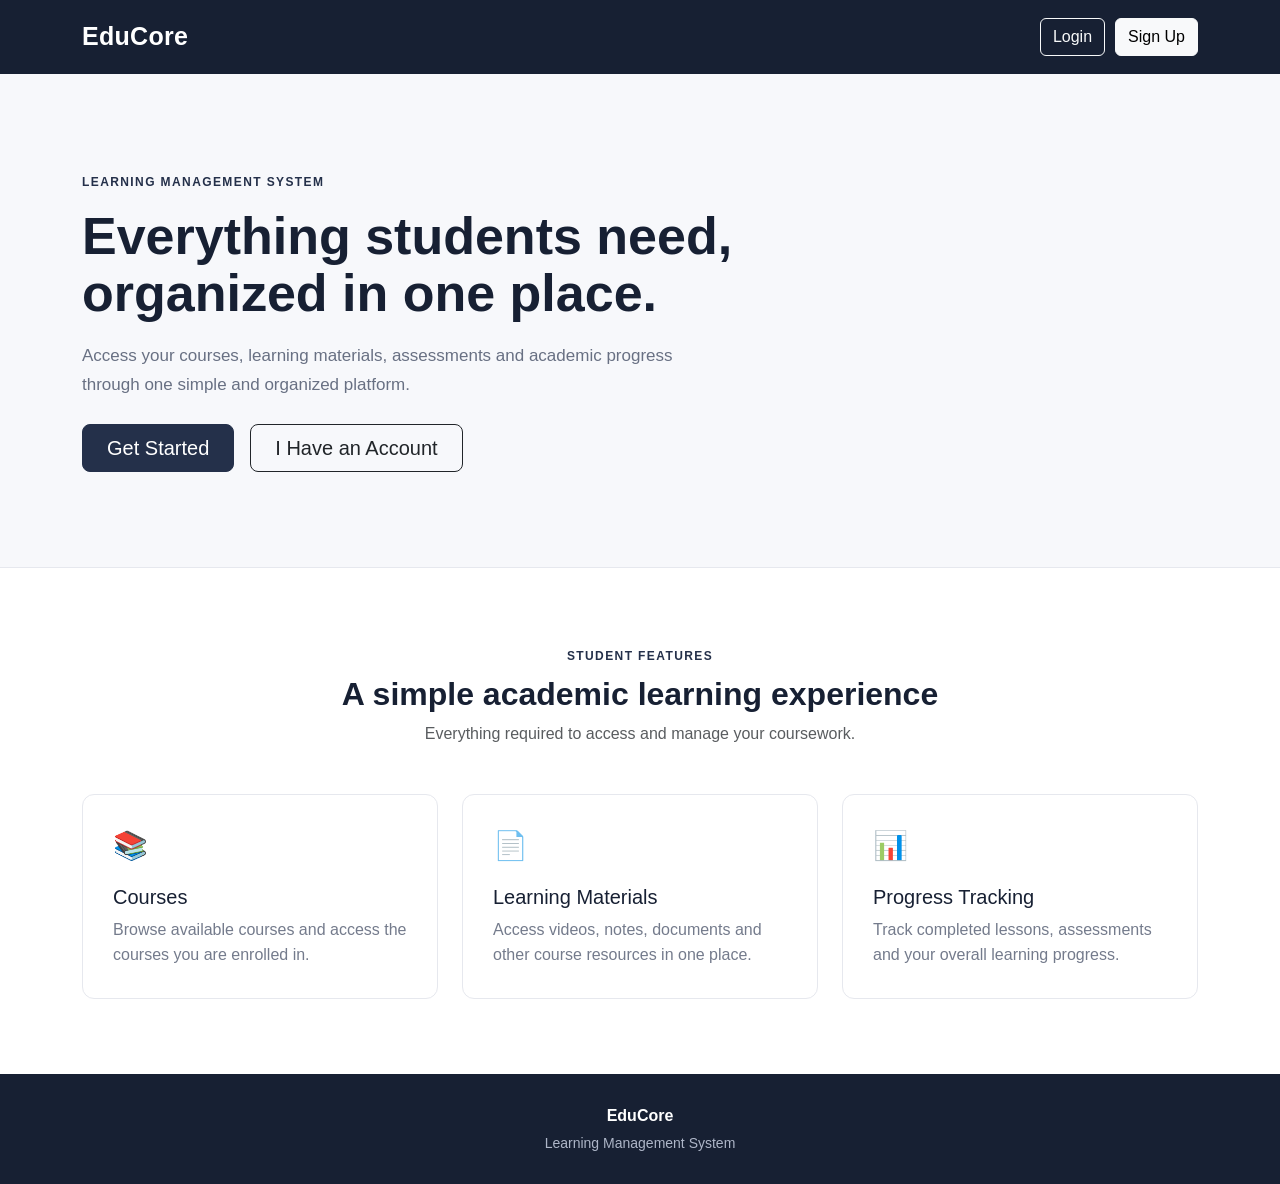
<file: index.html>
<!DOCTYPE html>
<html lang="en">

<head>

    <meta charset="UTF-8">
    <meta name="viewport" content="width=device-width, initial-scale=1.0">

    <title>EduCore - Learning Management System</title>

    <link
        href="https://cdn.jsdelivr.net/npm/bootstrap@5.3.3/dist/css/bootstrap.min.css"
        rel="stylesheet"
    >

    <link rel="stylesheet" href="css/style.css">

</head>

<body>


<!-- TOP BRAND BAR -->

<nav class="ec-topbar">

    <div class="container">

        <a href="index.html" class="ec-topbar-brand">
            EduCore
        </a>

        <div class="ec-topbar-buttons">

            <a
                href="login.html"
                class="btn btn-outline-light"
            >
                Login
            </a>

            <a
                href="signup.html"
                class="btn btn-light"
            >
                Sign Up
            </a>

        </div>

    </div>

</nav>


<!-- HERO -->

<section class="ec-hero">

    <div class="container">

        <div class="row">

            <div class="col-lg-8">

                <span class="ec-label">
                    LEARNING MANAGEMENT SYSTEM
                </span>

                <h1 class="ec-hero-title">
                    Everything students need,
                    <br>
                    organized in one place.
                </h1>

                <p class="ec-hero-text">

                    Access your courses, learning materials,
                    assessments and academic progress through
                    one simple and organized platform.

                </p>


                <div class="d-flex gap-3 flex-wrap mt-4">

                    <a
                        href="signup.html"
                        class="btn btn-primary btn-lg px-4"
                    >
                        Get Started
                    </a>

                    <a
                        href="login.html"
                        class="btn btn-outline-dark btn-lg px-4"
                    >
                        I Have an Account
                    </a>

                </div>

            </div>

        </div>

    </div>

</section>


<!-- FEATURES -->

<section class="ec-features">

    <div class="container">

        <div class="text-center mb-5">

            <span class="ec-label">
                STUDENT FEATURES
            </span>

            <h2 class="mt-2">
                A simple academic learning experience
            </h2>

            <p class="text-muted">
                Everything required to access and manage your coursework.
            </p>

        </div>


        <div class="row g-4">


            <div class="col-md-4">

                <div class="ec-feature-card">

                    <div class="ec-icon">
                        📚
                    </div>

                    <h5>
                        Courses
                    </h5>

                    <p>
                        Browse available courses and access
                        the courses you are enrolled in.
                    </p>

                </div>

            </div>


            <div class="col-md-4">

                <div class="ec-feature-card">

                    <div class="ec-icon">
                        📄
                    </div>

                    <h5>
                        Learning Materials
                    </h5>

                    <p>
                        Access videos, notes, documents and
                        other course resources in one place.
                    </p>

                </div>

            </div>


            <div class="col-md-4">

                <div class="ec-feature-card">

                    <div class="ec-icon">
                        📊
                    </div>

                    <h5>
                        Progress Tracking
                    </h5>

                    <p>
                        Track completed lessons, assessments
                        and your overall learning progress.
                    </p>

                </div>

            </div>


        </div>

    </div>

</section>


<!-- FOOTER -->

<footer class="ec-footer">

    <div class="container text-center">

        <strong>
            EduCore
        </strong>

        <p>
            Learning Management System
        </p>

    </div>

</footer>


</body>

</html>
</file>
<file: css/style.css>
:root {
    --primary: #24304a;
    --primary-dark:#19243b;
    --sidebar: #172033;
    --sidebar-hover: #24304a;
    --bg: #f6f7fb;
    --text: #202637;
    --muted: #747b8c;
    --border: #e6e8ee;
    --white: #ffffff;
}

* {
    box-sizing: border-box;
}

body {
    margin: 0;
    background: var(--bg);
    color: var(--text);
    font-family: Arial, sans-serif;
}

/* SIDEBAR */

.dashboard-layout {
    min-height: 100vh;
    display: flex;
}

.sidebar {
    width: 245px;
    min-height: 100vh;
    background: var(--sidebar);
    color: white;
    position: fixed;
    inset: 0 auto 0 0;
    padding: 25px 15px;
    z-index: 1000;
}

.brand {
    font-size: 24px;
    font-weight: 700;
    padding: 0 15px 30px;
    letter-spacing: 0.3px;
}

.brand span {
    display: block;
    margin-top: 3px;
    color: #aeb6c8;
    font-size: 12px;
    font-weight: 400;
}

.sidebar-menu {
    display: flex;
    flex-direction: column;
    gap: 5px;
}

.sidebar-link {
    display: flex;
    align-items: center;
    gap: 11px;
    padding: 12px 15px;
    border-radius: 8px;
    color: #c7ccda;
    text-decoration: none;
    font-size: 15px;
    transition: 0.2s;
}

.sidebar-link:hover,
.sidebar-link.active {
    background: var(--sidebar-hover);
    color: white;
}

.sidebar-link.logout {
    margin-top: 25px;
    padding-top: 20px;
    border-top: 1px solid #30394d;
    border-radius: 0;
}

/* MAIN CONTENT */

.main-content {
    width: calc(100% - 245px);
    margin-left: 245px;
    padding: 38px 45px;
}

.welcome-section {
    margin-bottom: 30px;
}

.welcome-section h2 {
    margin-bottom: 5px;
    font-size: 30px;
}

.welcome-section p,
.course-card p {
    color: var(--muted);
}

.welcome-section p {
    margin: 0;
}

/* STAT CARDS */

.stat-card,
.course-card,
.ec-feature-card {
    height: 100%;
    background: var(--white);
    border: 1px solid var(--border);
    border-radius: 12px;
    transition: 0.2s ease;
}

.stat-card {
    padding: 22px;
}

.stat-card:hover,
.course-card:hover,
.ec-feature-card:hover {
    transform: translateY(-3px);
}

.stat-number {
    margin-bottom: 5px;
    font-size: 28px;
    font-weight: 700;
}

.stat-label {
    color: var(--muted);
    font-size: 14px;
}

/* DASHBOARD SECTIONS */

.dashboard-section {
    margin-top: 35px;
}

.dashboard-section h4 {
    margin-bottom: 18px;
    font-size: 20px;
}

/* COURSE CARDS */

.course-card {
    padding: 20px;
}

.course-card:hover,
.ec-feature-card:hover {
    box-shadow: 0 8px 25px rgba(0, 0, 0, 0.07);
}

.course-card h5 {
    margin-bottom: 8px;
    font-size: 18px;
}

.course-card p {
    font-size: 14px;
}

.progress {
    height: 7px;
    border-radius: 10px;
}

/* SEARCH */

.search-box {
    margin-bottom: 20px;
    padding: 15px;
    background: white;
    border: 1px solid var(--border);
    border-radius: 10px;
}

/* COMMON BUTTONS AND FORMS */

.btn-primary {
    background: var(--primary);
    border-color: var(--primary);
}

.btn-primary:hover {
    background: var(--primary-dark);
    border-color: var(--primary-dark);
}

.form-control,
.form-select {
    border-color: #dfe2e8;
    border-radius: 8px;
}

.form-control:focus,
.form-select:focus {
    border-color: var(--primary);
    box-shadow: 0 0 0 0.2rem rgba(49, 87, 213, 0.12);
}

/* LANDING PAGE */

.ec-topbar {
    padding: 18px 0;
    background: var(--sidebar);
}

.ec-topbar .container {
    display: flex;
    align-items: center;
    justify-content: space-between;
}

.ec-topbar-brand {
    color: white;
    font-size: 25px;
    font-weight: 700;
    letter-spacing: 0.3px;
    text-decoration: none;
}

.ec-topbar-brand:hover {
    color: white;
}

.ec-topbar-buttons {
    display: flex;
    gap: 10px;
}

.ec-hero {
    padding: 95px 0;
    background: #f7f8fb;
    border-bottom: 1px solid var(--border);
}

.ec-label {
    color: var(--primary);
    font-size: 12px;
    font-weight: 700;
    letter-spacing: 1.4px;
}

.ec-hero-title {
    margin-top: 15px;
    color: var(--sidebar);
    font-size: 52px;
    line-height: 1.1;
    font-weight: 700;
}

.ec-hero-text {
    max-width: 650px;
    margin-top: 20px;
    color: #687083;
    font-size: 17px;
    line-height: 1.7;
}

.ec-hero .btn-primary {
    background: var(--primary);
    border-color: var(--primary);
}

.ec-hero .btn-primary:hover {
    background: var(--primary-dark);
    border-color: var(--primary-dark);
}

/* FEATURES */

.ec-features {
    padding: 75px 0;
    background: white;
}

.ec-features h2 {
    color: var(--sidebar);
    font-weight: 700;
}

.ec-feature-card {
    padding: 30px;
}

.ec-icon {
    margin-bottom: 18px;
    font-size: 28px;
}

.ec-feature-card h5 {
    color: var(--sidebar);
}

.ec-feature-card p {
    margin-bottom: 0;
    color: var(--muted);
    line-height: 1.6;
}

/* AUTHENTICATION PAGES */

.ec-auth-section {
    min-height: calc(100vh - 150px);
    display: flex;
    align-items: center;
    padding: 60px 0;
    background: #f7f8fb;
}

.ec-auth-card {
    padding: 38px;
    background: white;
    border: 1px solid var(--border);
    border-radius: 12px;
    box-shadow: 0 8px 25px rgba(0, 0, 0, 0.05);
}

.ec-auth-card h2 {
    color: var(--sidebar);
    font-weight: 700;
}

.ec-auth-card p {
    color: var(--muted);
}

.ec-auth-card .form-label {
    color: var(--text);
    font-weight: 600;
}

.ec-auth-card .form-control {
    padding: 11px 13px;
}

.ec-auth-card a {
    color: var(--primary);
    font-weight: 600;
    text-decoration: none;
}

.ec-auth-card a:hover {
    color: var(--primary-dark);
}

/* FOOTER */

.ec-footer {
    padding: 30px 0;
    background: var(--sidebar);
    color: white;
}

.ec-footer p {
    margin: 5px 0 0;
    color: #aeb6c8;
    font-size: 14px;
}

/* RESPONSIVE DESIGN */

@media (max-width: 768px) {
    .sidebar {
        width: 75px;
        padding: 20px 8px;
    }

    .brand {
        padding: 0 0 25px;
        font-size: 18px;
        text-align: center;
    }

    .brand span {
        display: none;
    }

    .sidebar-link {
        justify-content: center;
        padding: 12px 5px;
        font-size: 0;
    }

    .sidebar-link span {
        font-size: 20px;
    }

    .main-content {
        width: calc(100% - 75px);
        margin-left: 75px;
        padding: 25px 18px;
    }

    .welcome-section h2 {
        font-size: 24px;
    }

    .ec-topbar .container {
        padding-right: 18px;
        padding-left: 18px;
    }

    .ec-topbar-brand {
        font-size: 21px;
    }

    .ec-topbar-buttons .btn {
        padding: 6px 12px;
        font-size: 13px;
    }

    .ec-hero {
        padding: 60px 0;
    }

    .ec-hero-title {
        font-size: 38px;
    }

    .ec-auth-card {
        padding: 25px;
    }
}


/* Scoped consistency helpers for Manage Course Content only.
   Other pages are unaffected unless they opt in with this body class. */
body.ec-consistent-page {
    font-family: Arial, Helvetica, sans-serif;
    color: #24304a;
}

body.ec-consistent-page .ec-heading-bar,
body.ec-consistent-page .ec-section-heading {
    display: block;
    background: #24304a;
    color: #ffffff;
    padding: 12px 16px;
    border-radius: 9px;
    font-family: Arial, Helvetica, sans-serif;
    font-size: 18px;
    font-weight: 700;
    line-height: 1.4;
}

body.ec-consistent-page .ec-heading-bar {
    margin-bottom: 18px;
}

body.ec-consistent-page .ec-section-heading {
    margin-bottom: 18px;
}

body.ec-consistent-page .btn-primary {
    background: #24304a;
    border-color: #24304a;
    border-radius: 8px;
    font-family: Arial, Helvetica, sans-serif;
    font-size: 14px;
    font-weight: 600;
    padding: 8px 14px;
}

body.ec-consistent-page .btn-primary:hover,
body.ec-consistent-page .btn-primary:focus {
    background: #19243b;
    border-color: #19243b;
}

body.ec-consistent-page .btn-outline-secondary {
    background: #ffffff;
    color: #24304a;
    border: 1px solid #24304a;
    border-radius: 8px;
    font-family: Arial, Helvetica, sans-serif;
    font-size: 14px;
    font-weight: 600;
}

body.ec-consistent-page .btn-outline-secondary:hover,
body.ec-consistent-page .btn-outline-secondary:focus {
    background: #edf1f7;
    color: #19243b;
    border-color: #24304a;
}

body.ec-consistent-page .form-control,
body.ec-consistent-page .form-select {
    border-color: #dfe2e8;
    border-radius: 8px;
    font-family: Arial, Helvetica, sans-serif;
    font-size: 14px;
}

body.ec-consistent-page .form-control:focus,
body.ec-consistent-page .form-select:focus {
    border-color: #24304a;
    box-shadow: 0 0 0 0.2rem rgba(36, 48, 74, 0.12);
}
</file>
